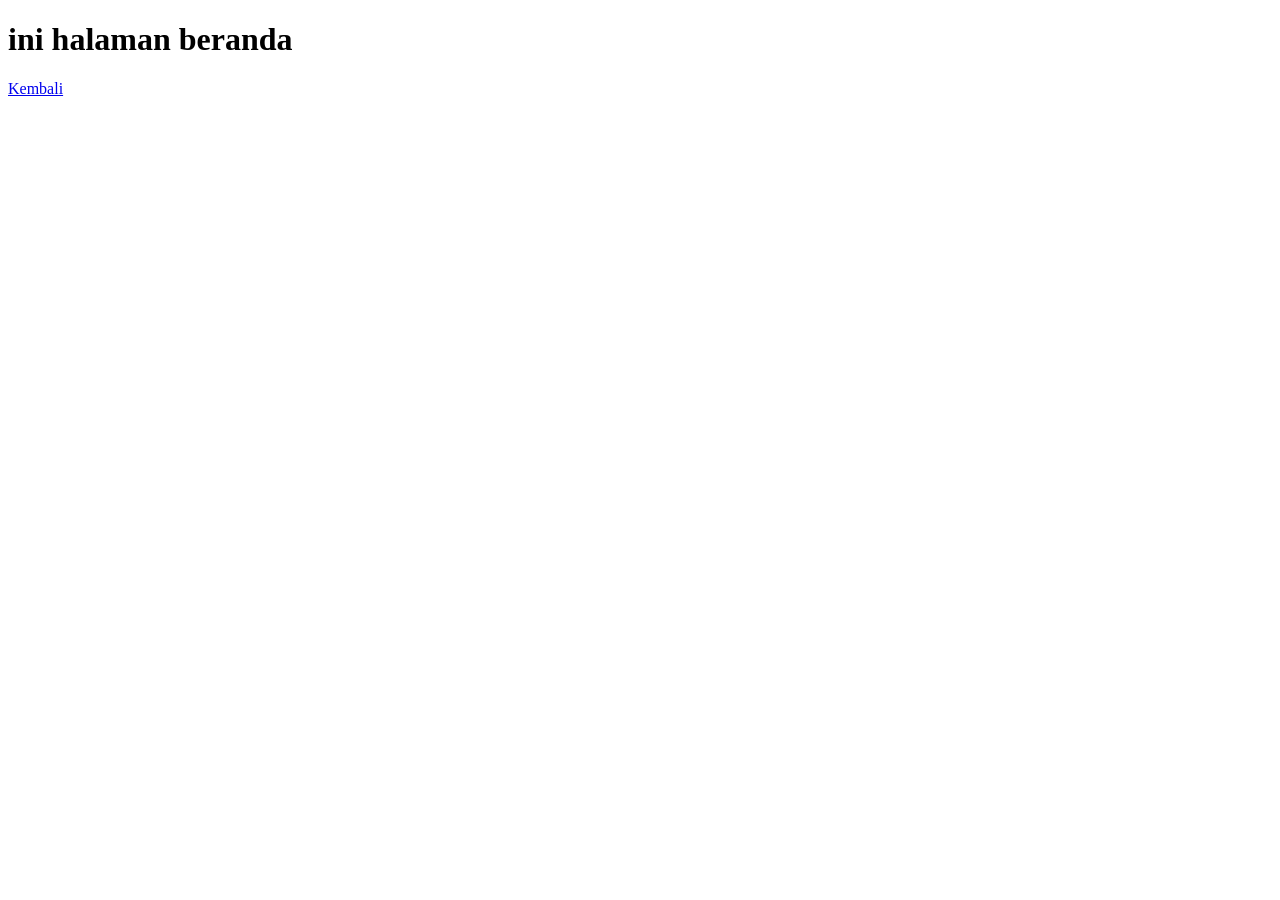
<file: Beranda.html>
<!doctype html>
<html lang="en">
  <head>
    <meta charset="UTF-8" />
    <meta name="viewport" content="width=device-width, initial-scale=1.0" />
    <title>Nekoya - Rental Baju Cosplay</title>
  </head>
  <body>
    <h1>ini halaman beranda</h1>
    <a href="/index.html">Kembali</a>
  </body>
</html>
</file>
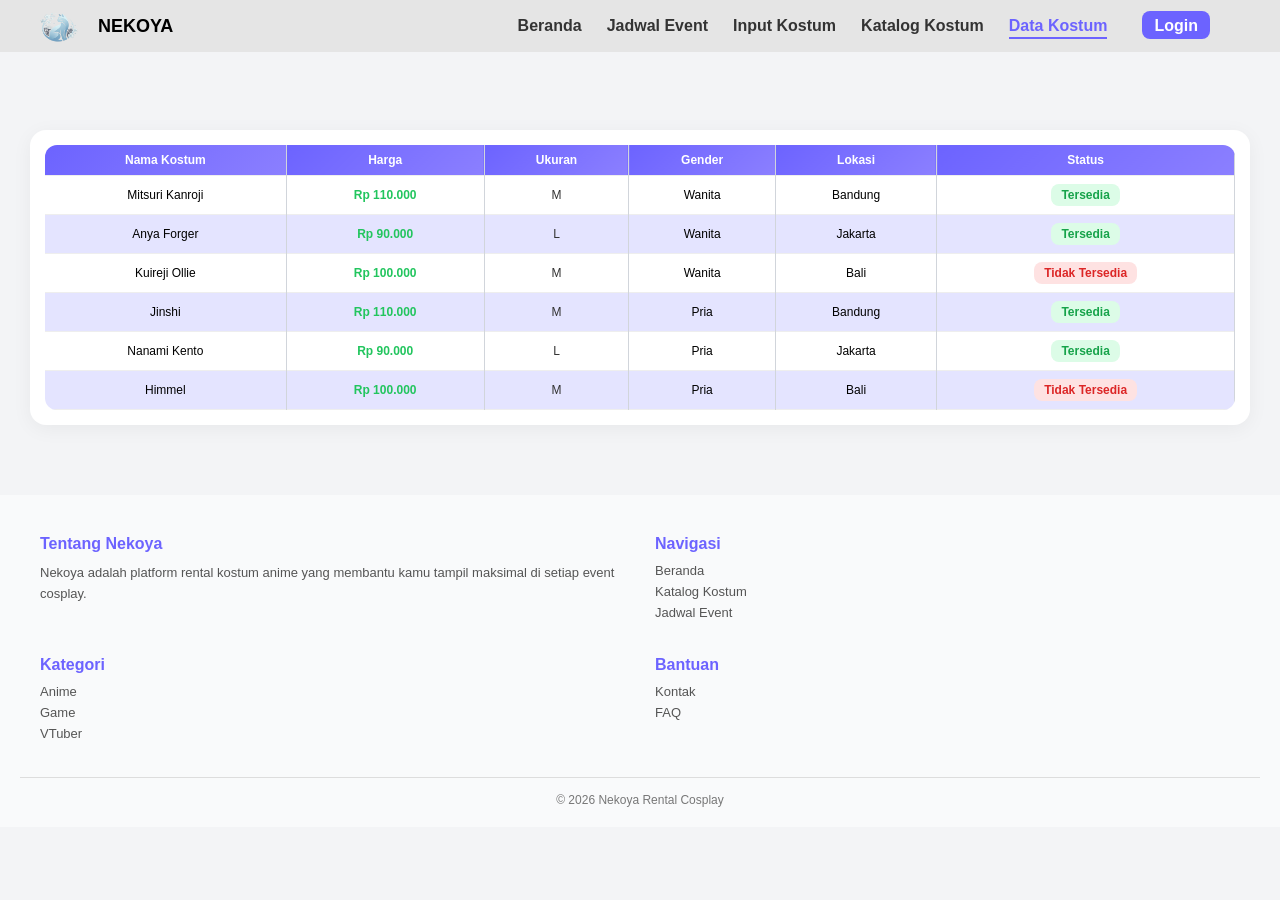
<file: dataKostum.html>
<!doctype html>
<html lang="id">
  <head>
    <meta charset="UTF-8" />
    <meta name="viewport" content="width=device-width, initial-scale=1.0" />
    <title>Nekoya - Katalog Kostum</title>
    <link rel="icon" href="nekoya soft blue.png" type="image/png" />
    <link rel="stylesheet" href="style.css" />
  </head>

  <body class="katalog">
    <!-- TOPBAR -->
    <header class="topbar">
      <button class="menu-toggle">☰</button>
      <img src="nekoya soft blue.png" alt="Logo" />
      <h2>NEKOYA</h2>

      <nav class="nav-menu">
        <ul>
          <li><a href="index.html">Beranda</a></li>
          <li><a href="JadwalEvent.html">Jadwal Event</a></li>
          <li><a href="InputKostum.html">Input Kostum</a></li>
          <li><a href="KatalogKostum.html">Katalog Kostum</a></li>
          <li><a href="dataKostum.html" class="active">Data Kostum</a></li>

          <li><a href="#" class="login-btn">Login</a></li>
        </ul>
      </nav>
    </header>

    <main class="table-container">
      <div class="tabel-wrapper">
        <table class="tabel-kostum">
          <thead>
            <tr>
              <th>Nama Kostum</th>
              <th>Harga</th>
              <th>Ukuran</th>
              <th>Gender</th>
              <th>Lokasi</th>
              <th>Status</th>
            </tr>
          </thead>

          <tbody>
            <tr>
              <td>Mitsuri Kanroji</td>
              <td>Rp 110.000</td>
              <td>M</td>
              <td>Wanita</td>
              <td>Bandung</td>
              <td><span class="status tersedia">Tersedia</span></td>
            </tr>

            <tr>
              <td>Anya Forger</td>
              <td>Rp 90.000</td>
              <td>L</td>
              <td>Wanita</td>
              <td>Jakarta</td>
              <td><span class="status tersedia">Tersedia</span></td>
            </tr>

            <tr>
              <td>Kuireji Ollie</td>
              <td>Rp 100.000</td>
              <td>M</td>
              <td>Wanita</td>
              <td>Bali</td>
              <td><span class="status tidak-tersedia">Tidak Tersedia</span></td>
            </tr>

            <tr>
              <td>Jinshi</td>
              <td>Rp 110.000</td>
              <td>M</td>
              <td>Pria</td>
              <td>Bandung</td>
              <td><span class="status tersedia">Tersedia</span></td>
            </tr>

            <tr>
              <td>Nanami Kento</td>
              <td>Rp 90.000</td>
              <td>L</td>
              <td>Pria</td>
              <td>Jakarta</td>
              <td><span class="status tersedia">Tersedia</span></td>
            </tr>

            <tr>
              <td>Himmel</td>
              <td>Rp 100.000</td>
              <td>M</td>
              <td>Pria</td>
              <td>Bali</td>
              <td><span class="status tidak-tersedia">Tidak Tersedia</span></td>
            </tr>
          </tbody>
        </table>
      </div>
    </main>

    <!-- 🔥 FOOTER KEREN -->
    <footer class="footer">
      <div class="footer-container">
        <div class="footer-col besar">
          <h4>Tentang Nekoya</h4>
          <p>
            Nekoya adalah platform rental kostum anime yang membantu kamu tampil
            maksimal di setiap event cosplay.
          </p>
        </div>

        <div class="footer-col">
          <h4>Navigasi</h4>
          <a href="#">Beranda</a>
          <a href="#">Katalog Kostum</a>
          <a href="#">Jadwal Event</a>
        </div>

        <div class="footer-col">
          <h4>Kategori</h4>
          <a href="#">Anime</a>
          <a href="#">Game</a>
          <a href="#">VTuber</a>
        </div>

        <div class="footer-col">
          <h4>Bantuan</h4>
          <a href="#">Kontak</a>
          <a href="#">FAQ</a>
        </div>
      </div>

      <div class="footer-bottom">
        <p>© 2026 Nekoya Rental Cosplay</p>
      </div>
    </footer>
  </body>
</html>
</file>
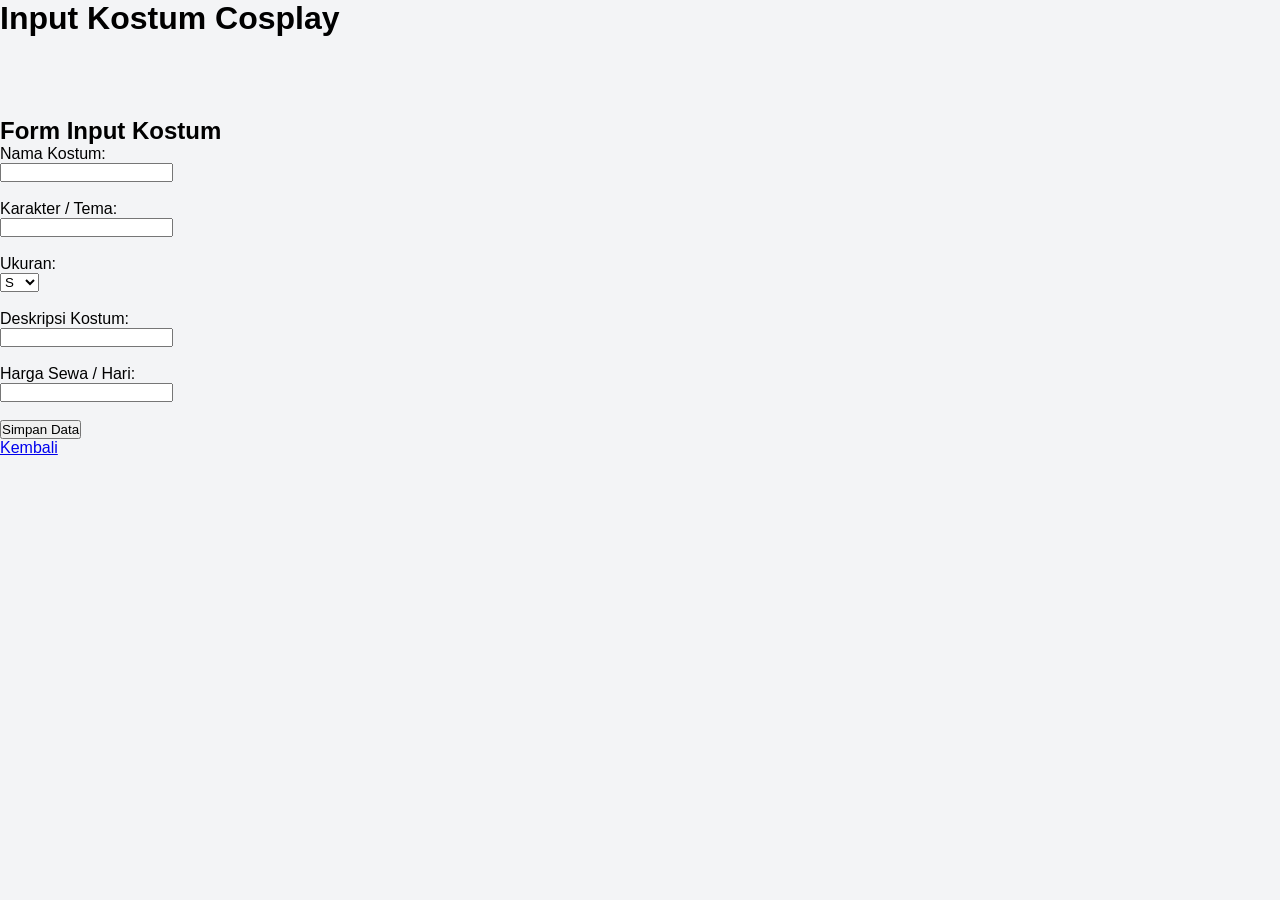
<file: InputKostum.html>
<!doctype html>
<html lang="en">
  <head>
    <meta charset="UTF-8" />
    <meta name="viewport" content="width=device-width, initial-scale=1.0" />
    <title>Nekoya - Rental Baju Cosplay</title>

    <link rel="stylesheet" href="style.css" />
  </head>
  <body>
    <header>
      <h1>Input Kostum Cosplay</h1>
    </header>

    <main>
      <section>
        <h2>Form Input Kostum</h2>

        <form>
          <label>Nama Kostum:</label><br />
          <input type="text" name="nama_kostum" /><br /><br />

          <label>Karakter / Tema:</label><br />
          <input type="text" name="karakter" /><br /><br />

          <label>Ukuran:</label><br />
          <select name="ukuran">
            <option>S</option>
            <option>M</option>
            <option>L</option>
            <option>XL</option></select
          ><br /><br />

          <label>Deskripsi Kostum:</label><br />
          <input type="text" name="deskripsi" /><br /><br />

          <label>Harga Sewa / Hari:</label><br />
          <input type="number" name="harga" /><br /><br />

          <button type="submit">Simpan Data</button>
        </form>
      </section>
    </main>
    <a href="/index.html">Kembali</a>
  </body>
</html>
</file>
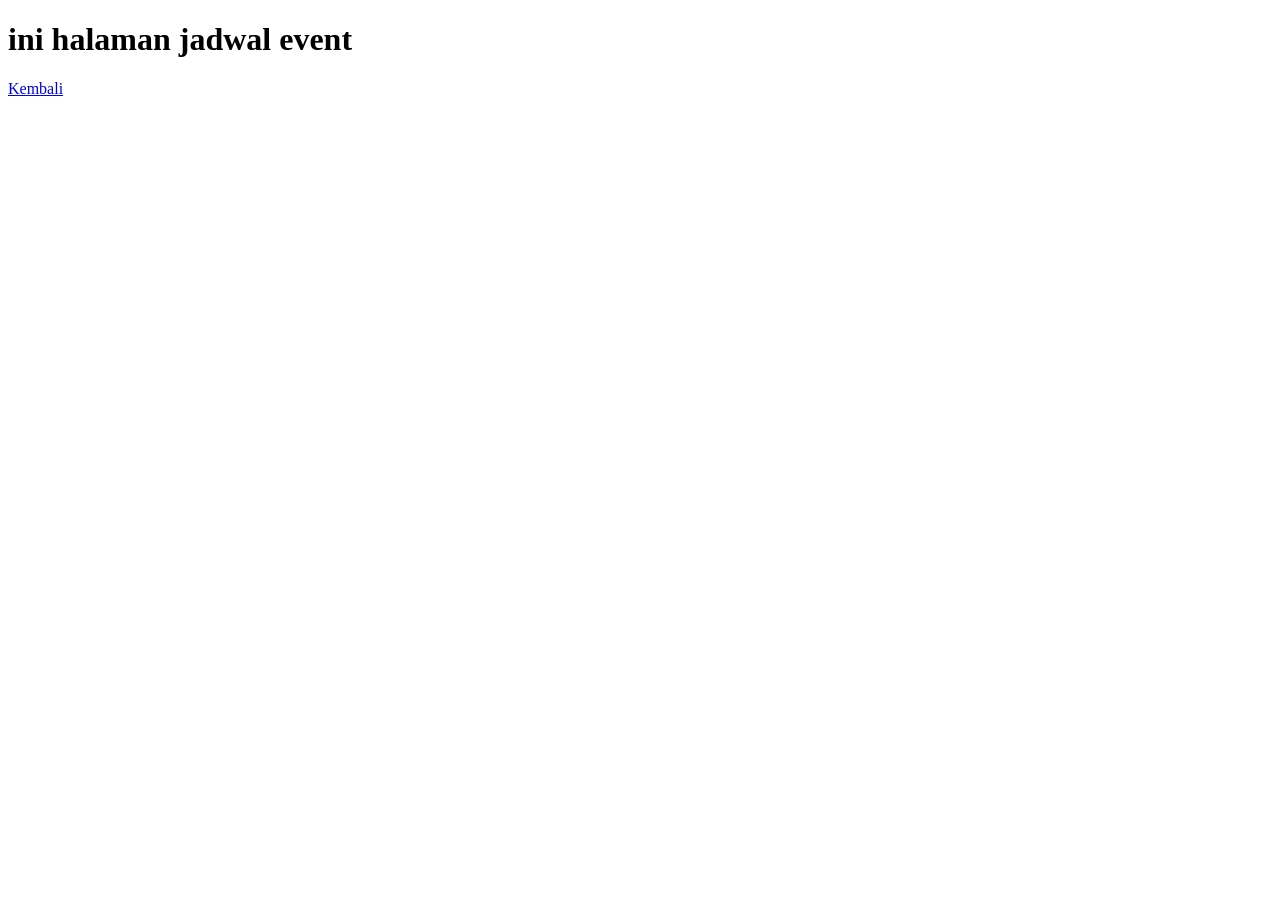
<file: JadwalEvent.html>
<!doctype html>
<html lang="en">
  <head>
    <meta charset="UTF-8" />
    <meta name="viewport" content="width=device-width, initial-scale=1.0" />
    <title>Nekoya - Rental Baju Cosplay</title>
  </head>
  <body>
    <h1>ini halaman jadwal event</h1>
    <a href="/index.html">Kembali</a>
  </body>
</html>
</file>
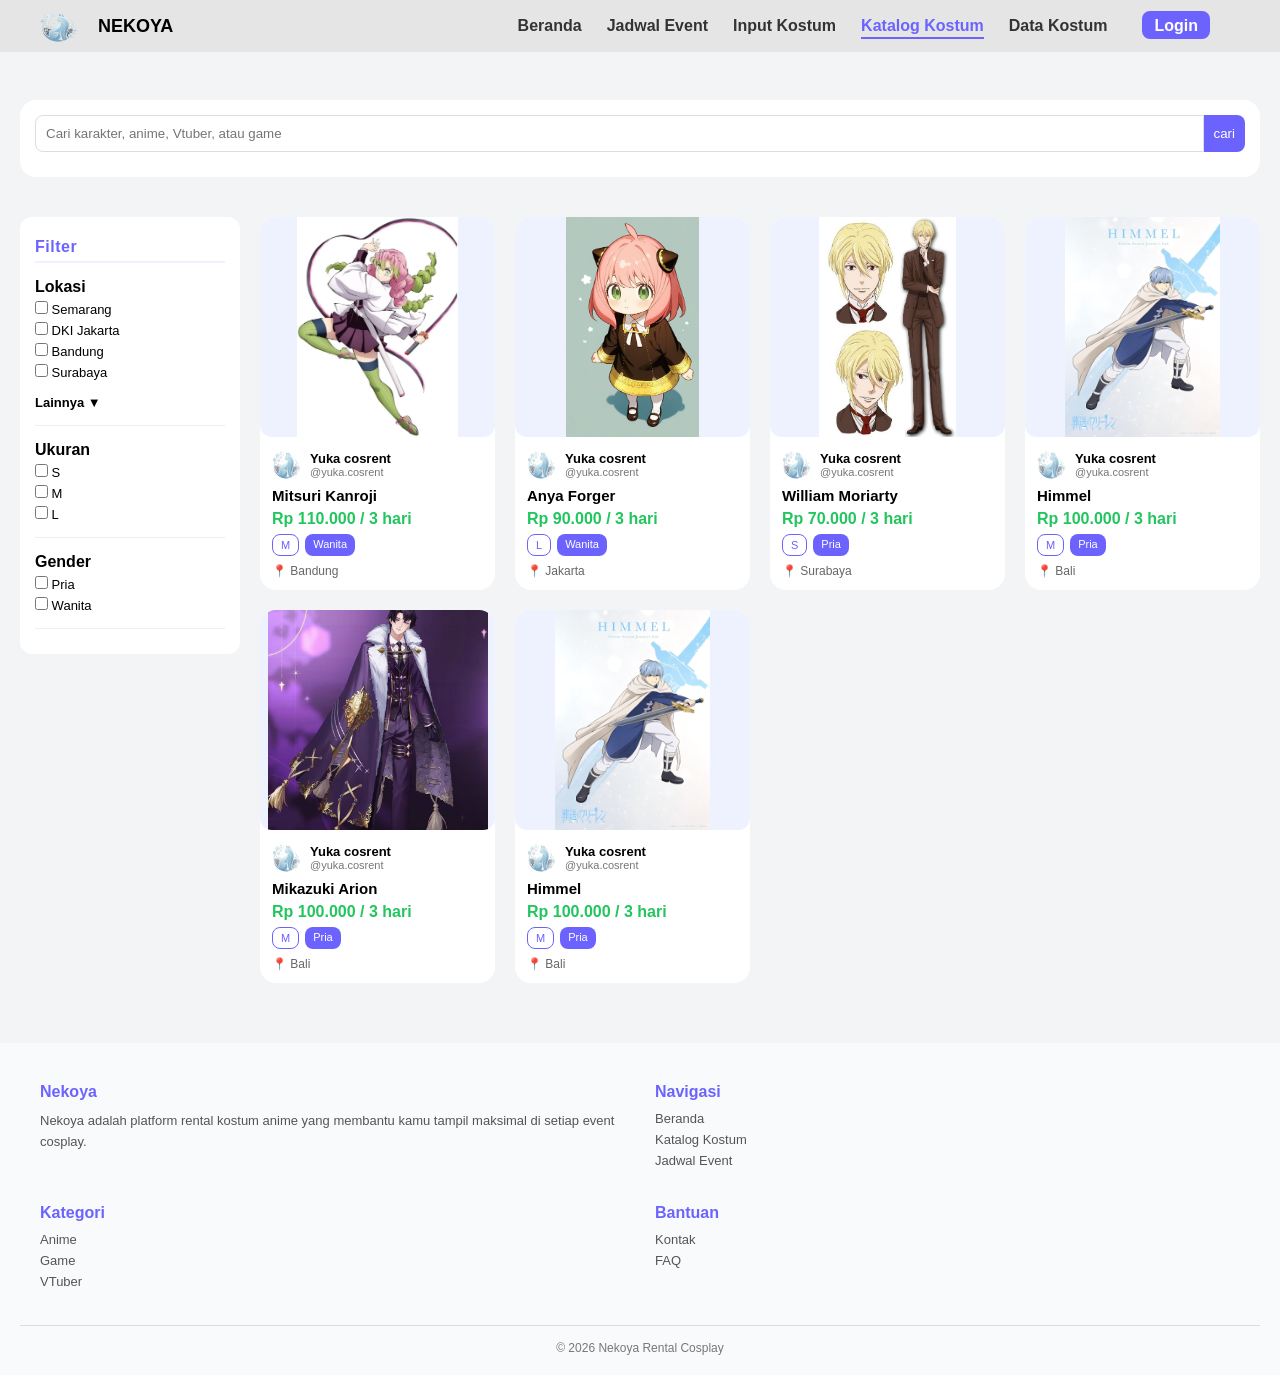
<file: KatalogKostum.html>
<!doctype html>
<html lang="id">
  <head>
    <meta charset="UTF-8" />
    <meta name="viewport" content="width=device-width, initial-scale=1.0" />
    <title>Nekoya - Katalog Kostum</title>
    <link rel="icon" href="nekoya soft blue.png" type="image/png" />
    <link rel="stylesheet" href="style.css" />
  </head>

  <body class="katalog">
    <!-- TOPBAR -->
    <header class="topbar">
      <button class="menu-toggle">☰</button>
      <img src="nekoya soft blue.png" alt="Logo" />
      <h2>NEKOYA</h2>

      <nav class="nav-menu">
        <ul>
          <li><a href="index.html">Beranda</a></li>
          <li><a href="JadwalEvent.html">Jadwal Event</a></li>
          <li><a href="InputKostum.html">Input Kostum</a></li>
          <li>
            <a href="KatalogKostum.html" class="active">Katalog Kostum</a>
          </li>
          <li><a href="dataKostum.html">Data Kostum</a></li>

          <li><a href="#" class="login-btn">Login</a></li>
        </ul>
      </nav>
    </header>

    <main>
      <!-- 🔍 SEARCH + FILTER -->
      <div class="search-container">
        <div class="search-bar">
          <input
            type="text"
            placeholder="Cari karakter, anime, Vtuber, atau game"
          />
          <button>cari</button>
        </div>
      </div>

      <div class="container">
        <!-- 🔥 SIDEBAR FILTER -->
        <aside class="sidebar-filter">
          <h3>Filter</h3>

          <div class="filter-section">
            <p>Lokasi</p>

            <label><input type="checkbox" /> Semarang</label>
            <label><input type="checkbox" /> DKI Jakarta</label>
            <label><input type="checkbox" /> Bandung</label>
            <label><input type="checkbox" /> Surabaya</label>

            <!-- LAINNYA -->
            <p class="dropdown-btn">Lainnya ▼</p>
            <div class="dropdown-content">
              <label><input type="checkbox" /> Bali</label>
              <label><input type="checkbox" /> Ngawi</label>
            </div>
          </div>

          <!-- UKURAN -->
          <div class="filter-section">
            <p>Ukuran</p>
            <label><input type="checkbox" /> S</label>
            <label><input type="checkbox" /> M</label>
            <label><input type="checkbox" /> L</label>
          </div>

          <!-- GENDER -->
          <div class="filter-section">
            <p>Gender</p>
            <label><input type="checkbox" /> Pria</label>
            <label><input type="checkbox" /> Wanita</label>
          </div>
        </aside>
        <!-- KATALOG -->
        <section class="katalog-content">
          <!-- MITSURI -->
          <article class="card-pro">
            <div class="img-wrap">
              <img src="Mitsuri Kanroji.jpg" />
            </div>
            <div class="card-body">
              <div class="store">
                <img src="nekoya soft blue.png" alt="logo" />
                <div>
                  <p class="store-name">Yuka cosrent</p>
                  <p class="store-username">@yuka.cosrent</p>
                </div>
              </div>
              <h3>Mitsuri Kanroji</h3>
              <p class="price">Rp 110.000 / 3 hari</p>
              <div class="badge">
                <span class="size">M</span>
                <span class="gender">Wanita</span>
              </div>
              <p class="location">📍 Bandung</p>
            </div>
          </article>

          <!-- ANYA -->
          <article class="card-pro">
            <div class="img-wrap">
              <img src="anya forger.jpg" />
            </div>
            <div class="card-body">
              <div class="store">
                <img src="nekoya soft blue.png" alt="logo" />
                <div>
                  <p class="store-name">Yuka cosrent</p>
                  <p class="store-username">@yuka.cosrent</p>
                </div>
              </div>
              <h3>Anya Forger</h3>
              <p class="price">Rp 90.000 / 3 hari</p>
              <div class="badge">
                <span class="size">L</span>
                <span class="gender">Wanita</span>
              </div>
              <p class="location">📍 Jakarta</p>
            </div>
          </article>

          <!-- WILLIAM -->
          <article class="card-pro">
            <div class="img-wrap">
              <img src="William.jpg" />
            </div>
            <div class="card-body">
              <div class="store">
                <img src="nekoya soft blue.png" alt="logo" />
                <div>
                  <p class="store-name">Yuka cosrent</p>
                  <p class="store-username">@yuka.cosrent</p>
                </div>
              </div>
              <h3>William Moriarty</h3>
              <p class="price">Rp 70.000 / 3 hari</p>
              <div class="badge">
                <span class="size">S</span>
                <span class="gender">Pria</span>
              </div>
              <p class="location">📍 Surabaya</p>
            </div>
          </article>

          <!-- HIMMEL -->
          <article class="card-pro">
            <div class="img-wrap">
              <img src="Himel2.jpg" />
            </div>
            <div class="card-body">
              <div class="store">
                <img src="nekoya soft blue.png" alt="logo" />
                <div>
                  <p class="store-name">Yuka cosrent</p>
                  <p class="store-username">@yuka.cosrent</p>
                </div>
              </div>
              <h3>Himmel</h3>
              <p class="price">Rp 100.000 / 3 hari</p>
              <div class="badge">
                <span class="size">M</span>
                <span class="gender">Pria</span>
              </div>
              <p class="location">📍 Bali</p>
            </div>
          </article>

          <article class="card-pro">
            <div class="img-wrap">
              <img src="mikazuki arion.jpg" />
            </div>
            <div class="card-body">
              <div class="store">
                <img src="nekoya soft blue.png" alt="logo" />
                <div>
                  <p class="store-name">Yuka cosrent</p>
                  <p class="store-username">@yuka.cosrent</p>
                </div>
              </div>
              <h3>Mikazuki Arion</h3>
              <p class="price">Rp 100.000 / 3 hari</p>
              <div class="badge">
                <span class="size">M</span>
                <span class="gender">Pria</span>
              </div>
              <p class="location">📍 Bali</p>
            </div>
          </article>

          <article class="card-pro">
            <div class="img-wrap">
              <img src="Himel2.jpg" />
            </div>
            <div class="card-body">
              <div class="store">
                <img src="nekoya soft blue.png" alt="logo" />
                <div>
                  <p class="store-name">Yuka cosrent</p>
                  <p class="store-username">@yuka.cosrent</p>
                </div>
              </div>
              <h3>Himmel</h3>
              <p class="price">Rp 100.000 / 3 hari</p>
              <div class="badge">
                <span class="size">M</span>
                <span class="gender">Pria</span>
              </div>
              <p class="location">📍 Bali</p>
            </div>
          </article>
        </section>
      </div>
    </main>

    <!-- 🔥 FOOTER KEREN -->
    <footer class="footer">
      <div class="footer-container">
        <div class="footer-col besar">
          <h4>Nekoya</h4>
          <p>
            Nekoya adalah platform rental kostum anime yang membantu kamu tampil
            maksimal di setiap event cosplay.
          </p>
        </div>

        <div class="footer-col">
          <h4>Navigasi</h4>
          <a href="#">Beranda</a>
          <a href="#">Katalog Kostum</a>
          <a href="#">Jadwal Event</a>
        </div>

        <div class="footer-col">
          <h4>Kategori</h4>
          <a href="#">Anime</a>
          <a href="#">Game</a>
          <a href="#">VTuber</a>
        </div>

        <div class="footer-col">
          <h4>Bantuan</h4>
          <a href="#">Kontak</a>
          <a href="#">FAQ</a>
        </div>
      </div>

      <div class="footer-bottom">
        <p>© 2026 Nekoya Rental Cosplay</p>
      </div>
    </footer>
  </body>
</html>
</file>
<file: style.css>
* {
  margin: 0;
  padding: 0;
  box-sizing: border-box;
  font-family: Arial;
}

body {
  background: #f3f4f6;
  margin: 0;
  overflow-x: hidden;
}

.topbar {
  position: fixed;
  top: 0;
  width: 100%;
  background: #e5e5e5;
  display: flex;
  align-items: center;
  padding: 10px 40px;
  gap: 10px;
  z-index: 1000;
}

.topbar img {
  width: 40px;
  height: 32px;
  margin-right: 8px;
}

.topbar h2 {
  font-size: 18px;
  margin-right: auto;
}

.topbar nav ul {
  display: flex;
  gap: 25px;
  list-style: none;
}

.topbar nav a {
  color: #333;
  text-decoration: none;
  font-weight: 600;
}

.topbar nav a:hover {
  color: #6c63ff;
}

.login-btn {
  background: #6c63ff;
  color: white !important;
  padding: 6px 12px;
  border-radius: 8px;
  transition: 0.3s;
  margin-right: 10px;
}

.login-btn:hover {
  background: #574fd6;
}

.nav-menu ul li:last-child {
  margin-left: 10px;
}

.nav-menu a {
  position: relative;
  padding-bottom: 5px;
}

/* garis bawah */
.nav-menu a::after {
  content: "";
  position: absolute;
  left: 0;
  bottom: 0;
  width: 0%;
  height: 2px;
  background: #6c63ff;
  transition: 0.3s;
}

/* hover efek */
.nav-menu a:hover::after {
  width: 100%;
}

/* ACTIVE (lagi dibuka) */
.nav-menu a.active {
  color: #6c63ff;
}

.nav-menu a.active::after {
  width: 100%;
}

.menu-toggle {
  display: none;
  font-size: 22px;
  background: none;
  border: none;
  cursor: pointer;
}

.nav-menu ul {
  display: flex;
  align-items: center;
  gap: 15px; /* jarak antar menu */
  padding-right: 20px;
}

/* supaya konten ga ketutup navbar */
main {
  margin-top: 80px;
}

/* ========================= */
/* 🏠 HERO (KHUSUS BERANDA) */
/* ========================= */

.beranda .hero {
  margin: 20px;
  padding: 40px 40px 40px 60px;
  border-radius: 25px;
  display: flex;
  align-items: center;
  background: linear-gradient(135deg, #8ea2d8, #7b8fe0);
  color: white;
  position: relative;
  overflow: hidden;
  min-height: 250px;
  backdrop-filter: blur(2px);
  box-shadow: 0 20px 40px rgba(0, 0, 0, 0.12);
  justify-content: flex-start;
  flex-wrap: wrap;
}

/* efek glow kiri */
.beranda .hero::before {
  content: "";
  position: absolute;
  inset: 0;
  background: radial-gradient(
    circle at left,
    rgba(255, 255, 255, 0.15),
    transparent 60%
  );
  top: 50%;
  left: 30%;
  transform: translate(-50%, -50%);
}

/* efek bintang */
.beranda .hero::after {
  content: "";
  position: absolute;
  width: 100%;
  height: 100%;
  background-image:
    radial-gradient(white 2px, transparent 2px),
    radial-gradient(#c7d2fe 1.5px, transparent 1.5px),
    radial-gradient(#e0e7ff 1px, transparent 1px);

  background-size:
    100px 100px,
    140px 140px,
    80px 80px;

  opacity: 0.5;
  animation: sparkleMove 20s linear infinite;
}

@keyframes sparkleMove {
  from {
    background-position:
      0 0,
      50px 50px,
      20px 20px;
  }
  to {
    background-position:
      200px 200px,
      0 0,
      100px 100px;
  }
}

/* gambar kanan */
/* SLIDE FIX (INI KUNCI UTAMA) */
.beranda .hero .slide {
  display: none;
  width: 100%;
  height: 100%;
}

.beranda .hero .slide.active {
  display: flex;
  align-items: center;
  justify-content: flex-start;
}

/* GAMBAR KHUSUS SLIDER */
.beranda .hero-img {
  position: absolute;
  right: 40px;
  bottom: 0;
  height: 100%;
  object-fit: contain;

  filter: drop-shadow(0 0 20px rgba(173, 216, 230, 0.6))
    drop-shadow(0 0 40px rgba(173, 216, 230, 0.3));
}

/* teks kiri */
.beranda .hero-text {
  position: relative;
  z-index: 2;
  max-width: 400px;
}
.leaf {
  position: absolute;
  width: 20px;
  height: 20px;
  background: url("https://icons.iconarchive.com/icons/iconarchive/wild-camping/512/Flower-icon.png")
    no-repeat center/contain;
  opacity: 0.7;
  animation: fall linear infinite;
}

/* animasi jatuh */
@keyframes fall {
  0% {
    transform: translateY(-50px) translateX(0) rotate(0deg);
  }
  100% {
    transform: translateY(300px) translateX(100px) rotate(360deg);
  }
}

/* SLIDER DI DALAM HERO (KHUSUS BERANDA) */

/* GAMBAR */
.beranda .hero-img {
  position: absolute;
  right: 60px;
  bottom: 0;
  height: 100%;
}

/* tombol */
.beranda .prev,
.beranda .next {
  position: absolute;
  top: 50%;
  transform: translateY(-50%);
  background: rgba(0, 0, 0, 0.3);
  border: none;
  color: white;
  padding: 8px 12px;
  border-radius: 50%;
  cursor: pointer;
}

.beranda .prev {
  left: 10px;
}
.beranda .next {
  right: 10px;
}

/* dots */
.beranda .dots {
  position: absolute;
  bottom: 15px;
  left: 40px;
  display: flex;
  gap: 8px;
}

.beranda .dot {
  width: 25px;
  height: 4px;
  background: rgba(255, 255, 255, 0.5);
  border-radius: 10px;
}

.beranda .dot.active {
  background: white;
}

/* ========================= */
/* 📦 CARD (GLOBAL) */
/* ========================= */

.info-section {
  display: grid;
  grid-template-columns: 300px 1fr; /* kiri kecil, kanan besar */
  gap: 20px;
  padding: 20px;
}

.card {
  background: white;
  padding: 15px;
  border-radius: 16px;
  box-shadow: 0 4px 12px rgba(0, 0, 0, 0.05);
  margin-bottom: 15px;
  text-align: center;
  transition: 0.3s;
}

/* CARD BESAR */
.card.besar {
  height: 100%;
}

/* FOOTER */
.footer {
  background: #f9fafb;
  padding: 40px 20px 20px;
  margin-top: 40px;
}

/* GRID */
.footer-container {
  display: grid;
  grid-template-columns: 2fr 1fr 1fr 1fr; /* 🔥 tentang lebih lebar */
  gap: 30px;
  max-width: 1200px;
  margin: auto;
}

/* KOLOM */
.footer-col h4 {
  margin-bottom: 10px;
  color: #6c63ff;
}

.footer-col p {
  font-size: 13px;
  color: #555;
  line-height: 1.6;
}

.footer-col a {
  display: block;
  font-size: 13px;
  color: #555;
  text-decoration: none;
  margin-bottom: 6px;
}

.footer-col a:hover {
  color: #6c63ff;
  transform: translateX(5px);
}

.footer-col {
  opacity: 0;
  transform: translateY(20px);
  animation: fadeUp 0.6s ease forwards;
}

.footer-col:nth-child(2) {
  animation-delay: 0.2s;
}

.footer-col:nth-child(3) {
  animation-delay: 0.4s;
}

@keyframes fadeUp {
  to {
    opacity: 1;
    transform: translateY(0);
  }
}

/* BOTTOM */
.footer-bottom {
  text-align: center;
  margin-top: 30px;
  padding-top: 15px;
  border-top: 1px solid #ddd;
  font-size: 12px;
  color: #777;
}
/* LIST */
.card ul {
  padding-left: 15px;
}

.card li {
  margin-bottom: 5px;
}

.card:hover {
  transform: scale(1.05);
}

aside {
  background: white;
  padding: 15px;
  border-radius: 12px;
}

@media (max-width: 480px) {
  .katalog-content {
    grid-template-columns: 300px 1fr;
  }

  .beranda .hero-text h2 {
    font-size: 22px;
  }

  .beranda .hero-text p {
    font-size: 12px;
  }
  .footer-container {
    grid-template-columns: 1fr;
  }
}

@media (min-width: 768px) {
  .container {
    grid-template-columns: 1fr;
  }
  .info-section {
    grid-template-columns: 1fr; /* jadi 1 kolom */
  }
  .footer-container {
    grid-template-columns: 1fr 1fr;
  }
}

@media (max-width: 768px) {
  .topbar h2 {
    font-size: 14px;
  }

  .topbar nav a {
    font-size: 12px;
  }

  .beranda .hero-text h2 {
    font-size: 20px;
  }

  .beranda .hero-text p {
    font-size: 12px;
  }

  .card h3 {
    font-size: 14px;
  }

  body {
    font-size: 14px;
  }

  .beranda .hero {
    display: flex;
    flex-direction: column;
    justify-content: space-between;
    min-height: 300px;
  }

  .beranda .hero-img {
    align-self: center;
    margin-top: auto;
    height: 180px;
  }
  .menu-toggle {
    display: block;
  }

  .nav-menu {
    display: none;
    position: absolute;
    top: 60px;
    right: 0;
    background: white;
    width: 200px;
  }

  .nav-menu ul {
    flex-direction: column;
    padding: 10px;
  }

  .nav-menu.active {
    display: block;
  }
}

@media (min-width: 768px) {
  .nav-menu {
    display: block !important;
    position: static;
  }

  .nav-menu ul {
    flex-direction: row;
  }

  .menu-toggle {
    display: none;
  }
}

/* sidebar turun ke bawah */
aside,
.sidebar-kiri {
  width: 100%;
}

.container {
  display: grid;
  grid-template-columns: 220px 1fr; /* kiri kecil, kanan besar */
  gap: 20px;
  padding: 20px;
}

/* katalog jadi kecil */
.katalog-content {
  grid-template-columns: repeat(auto-fit, minmax(150px, 1fr));
}

/* ================================= */
/* 🔥 KHUSUS HALAMAN KATALOG SAJA 🔥 */
/* ================================= */

/* SEARCH */
.katalog .search-container {
  background: white;
  padding: 15px;
  margin: 20px;
  border-radius: 16px;
}

.katalog .search-bar {
  display: flex;
  margin-bottom: 10px;
}

.katalog .search-bar input {
  flex: 1;
  padding: 10px;
  border: 1px solid #ddd;
  border-radius: 8px 0 0 8px;
}

.katalog .search-bar button {
  padding: 10px;
  background: #6c63ff;
  color: white;
  border-radius: 0 8px 8px 0;
  border: none;
}

/* FILTER */
.katalog .sidebar-filter {
  background: white;
  padding: 15px;
  border-radius: 12px;
  height: fit-content;
  position: sticky;
  top: 100px;
}

.katalog .sidebar-filter h3 {
  color: #6c63ff;
  letter-spacing: 0.5px;
  font-size: 16px;
  font-weight: bold;
  margin-bottom: 15px;
  border-bottom: 2px solid #eef2ff; /* garis halus */
  padding-bottom: 5px;
}

.katalog .sidebar-filter p {
  font-weight: bold;
  margin-top: 15px;
  margin-bottom: 5px;
}

.katalog .sidebar-filter label {
  display: block;
  font-size: 13px;
  margin-bottom: 5px;
  cursor: pointer;
}

.dropdown-content {
  display: none;
}

.dropdown-btn {
  cursor: pointer;
  font-size: 13px;
  margin-top: 5px;
}

/* ===== KATALOG STYLE NEKOYA ===== */
.katalog .katalog-content {
  display: grid;
  grid-template-columns: repeat(auto-fit, minmax(230px, 1fr));
  gap: 20px;
}

/* CARD */
.katalog .card-pro {
  background: #ffffff;
  border-radius: 16px;
  overflow: hidden;
  display: flex;
  flex-direction: column;
  height: 100%;
  width: 100%;
}

.katalog .card-pro:hover {
  transform: translateY(-5px);
  box-shadow: 0 10px 20px rgba(0, 0, 0, 0.1);
}

.filter-section {
  border-bottom: 1px solid #eee; /* 🔥 ini garis bawah */
  padding-bottom: 10px;
  margin-bottom: 10px;
}

/* GAMBAR */
.img-wrap {
  width: 100%;
  height: 220px; /* 🔥 semua gambar punya tinggi sama */
  background: #eef2ff;
  display: flex;
  align-items: center;
  justify-content: center;
  border-radius: 12px;
  overflow: hidden;
}

.img-wrap img {
  max-width: 100%;
  max-height: 100%;
  object-fit: cover;
}

/* BODY */
.card-body {
  padding: 12px;
}
/* JUDUL */
.katalog h3 {
  font-size: 15px;
  margin: 6px 0;
}

/* HARGA */

.katalog .container {
  display: grid;
  grid-template-columns: 220px 1fr;
  gap: 20px;

  width: 100%;
  max-width: none; /* 🔥 INI KUNCI UTAMA */
  margin: 0; /* 🔥 HAPUS AUTO CENTER */
  padding: 20px;
}

.katalog .hero {
  margin: 0; /* 🔥 hapus jarak */
  border-radius: 0; /* opsional biar full */
}

.katalog main {
  margin-top: 100px;
}

.beranda .katalog-content {
  display: block;
  grid-template-columns: repeat(auto-fit, minmax(230px, 1fr));
  gap: 20px;
}

/* CARD */
.beranda .card-pro {
  background: #ffffff;
  border-radius: 16px;
  overflow: hidden;
  display: flex;
  flex-direction: column;
  height: 100%;
  width: 100%;
}

.beranda .card-pro:hover {
  transform: translateY(-5px);
  box-shadow: 0 10px 20px rgba(0, 0, 0, 0.1);
}

/* STORE */
.store {
  display: flex;
  align-items: center;
  gap: 8px;
  margin-bottom: 8px;
}

.store img {
  width: 30px;
  height: 30px;
  border-radius: 50%;
}

.store-name {
  font-size: 13px;
  font-weight: 600;
}

.store-username {
  font-size: 11px;
  color: #777;
}

/* JUDUL */
.beranda h3 {
  font-size: 15px;
  margin: 6px 0;
}

/* HARGA */
.price {
  color: #22c55e;
  font-weight: bold;
  margin-bottom: 6px;
}

/* DETAIL */
.detail {
  list-style: none;
  font-size: 12px;
  color: #555;
  margin-bottom: 8px;
}

.detail li {
  display: flex;
  align-items: center;
  gap: 6px;
  margin-bottom: 3px;
}

/* BADGE */
.badge {
  display: flex;
  gap: 6px;
  margin-bottom: 8px;
}

.badge span {
  padding: 4px 8px;
  border-radius: 8px;
  font-size: 11px;
}

.size {
  border: 1px solid #6c63ff;
  color: #6c63ff;
}

.gender {
  background: #6c63ff;
  color: white;
}

.soon {
  background: #ef4444;
  color: white;
}

/* LOKASI */
.location {
  font-size: 12px;
  color: #666;
  display: flex;
  align-items: center;
  gap: 5px;
}
.katalog-layout {
  display: grid;
  grid-template-columns: 220px 1fr; /* kiri + kanan */
  gap: 20px;
  padding: 20px;
}

.produk-header {
  display: flex;
  justify-content: space-between; /* kiri - kanan */
  align-items: center;
  padding: 0 40px;
  margin-top: 40px;
}

.produk-header h3 {
  color: #6f22ff;
  font-size: 14px;
  font-weight: bold;
}

.produk-header a {
  font-size: 12px;
  color: #6f22ff;
  text-decoration: none;
}

.beranda .trending-list {
  display: flex;
  gap: 15px;
  overflow-x: auto;
  padding: 0 20px;
}

.beranda .card-pro {
  min-width: 200px;
}

/* CONTAINER */
.table-container {
  padding: 30px;
}

/* JUDUL */
.table-container h2 {
  margin-bottom: 15px;
  color: #333;
}

/* WRAPPER BIAR CAKEP */
.tabel-wrapper {
  background: white;
  border-radius: 16px;
  padding: 15px;
  box-shadow: 0 4px 20px rgba(0, 0, 0, 0.05);
}

/* TABEL */
.tabel-kostum {
  width: 100%;
  border-collapse: collapse;
  overflow: hidden;
  border-radius: 12px;
}

/* HEADER */
.tabel-kostum th {
  background: linear-gradient(135deg, #6c63ff, #8b7fff);
  color: white;
  padding: 12px;
  text-align: center;
  font-size: 14px;
  border-right: 1px solid #d1d5db;
}

/* DATA */
.tabel-kostum td {
  text-align: center;
  padding: 12px;
  font-size: 14px;
  border-right: 1px solid #d1d5db;
}

/* GARIS HALUS */
.tabel-kostum tr {
  border-bottom: 1px solid #eee;
}

/* ZEBRA */
.tabel-kostum tr:nth-child(even) {
  background: #fafaff;
}

/* HOVER */
.tabel-kostum tr:hover {
  background: #eef2ff;
  transition: 0.2s;
}

/* HARGA BIAR STANDOUT */
.tabel-kostum td:nth-child(2) {
  color: #22c55e;
  font-weight: bold;
}

/* BADGE UKURAN */
.table-container {
  padding: 30px;
}

/* JUDUL */
.table-container h2 {
  margin-bottom: 15px;
  color: #333;
}

/* WRAPPER BIAR CAKEP */
.tabel-wrapper {
  background: white;
  border-radius: 16px;
  padding: 15px;
  box-shadow: 0 4px 20px rgba(0, 0, 0, 0.05);
}

/* TABEL */
.tabel-kostum {
  width: 100%;
  border-collapse: collapse;
  overflow: hidden;
  border-radius: 12px;
}

/* HEADER */
.tabel-kostum th {
  background: linear-gradient(135deg, #6c63ff, #8b7fff);
  color: white;
  padding: 12px;
  text-align: center;
  font-size: 14px;
  border-right: 1px solid #d1d5db;
}

/* DATA */
.tabel-kostum td {
  text-align: center;
  padding: 12px;
  font-size: 14px;
  border-right: 1px solid #d1d5db;
}

/* GARIS HALUS */
.tabel-kostum tr {
  border-bottom: 1px solid #eee;
}

/* ZEBRA */
.tabel-kostum tr:nth-child(even) {
  background: #e4e4ff;
}

/* HOVER */
.tabel-kostum tr:hover {
  background: #e7ecff;
  transition: 0.2s;
}

/* HARGA BIAR STANDOUT */
.tabel-kostum td:nth-child(2) {
  color: #22c55e;
  font-weight: bold;
}

/* BADGE UKURAN */
.tabel-kostum td:nth-child(3) {
  color: #333; /* biasa aja */
  padding: 12px;
}

/* RESPONSIVE */
@media (min-width: 768px) {
  .tabel-kostum th,
  .tabel-kostum td {
    font-size: 12px;
    padding: 8px;
  }
}

.status {
  padding: 4px 10px;
  border-radius: 8px;
  font-size: 12px;
  font-weight: bold;
}

/* HIJAU */
.status.tersedia {
  background: #dcfce7;
  color: #16a34a;
}

/* MERAH */
.status.tidak-tersedia {
  background: #fee2e2;
  color: #dc2626;
}

/* RESPONSIVE */
@media (min-width: 768px) {
  .tabel-kostum th,
  .tabel-kostum td {
    font-size: 12px;
    padding: 8px;
  }
}

.status {
  padding: 4px 10px;
  border-radius: 8px;
  font-size: 12px;
  font-weight: bold;
}

/* HIJAU */
.status.tersedia {
  background: #dcfce7;
  color: #16a34a;
}

/* MERAH */
.status.tidak-tersedia {
  background: #fee2e2;
  color: #dc2626;
}
</file>
